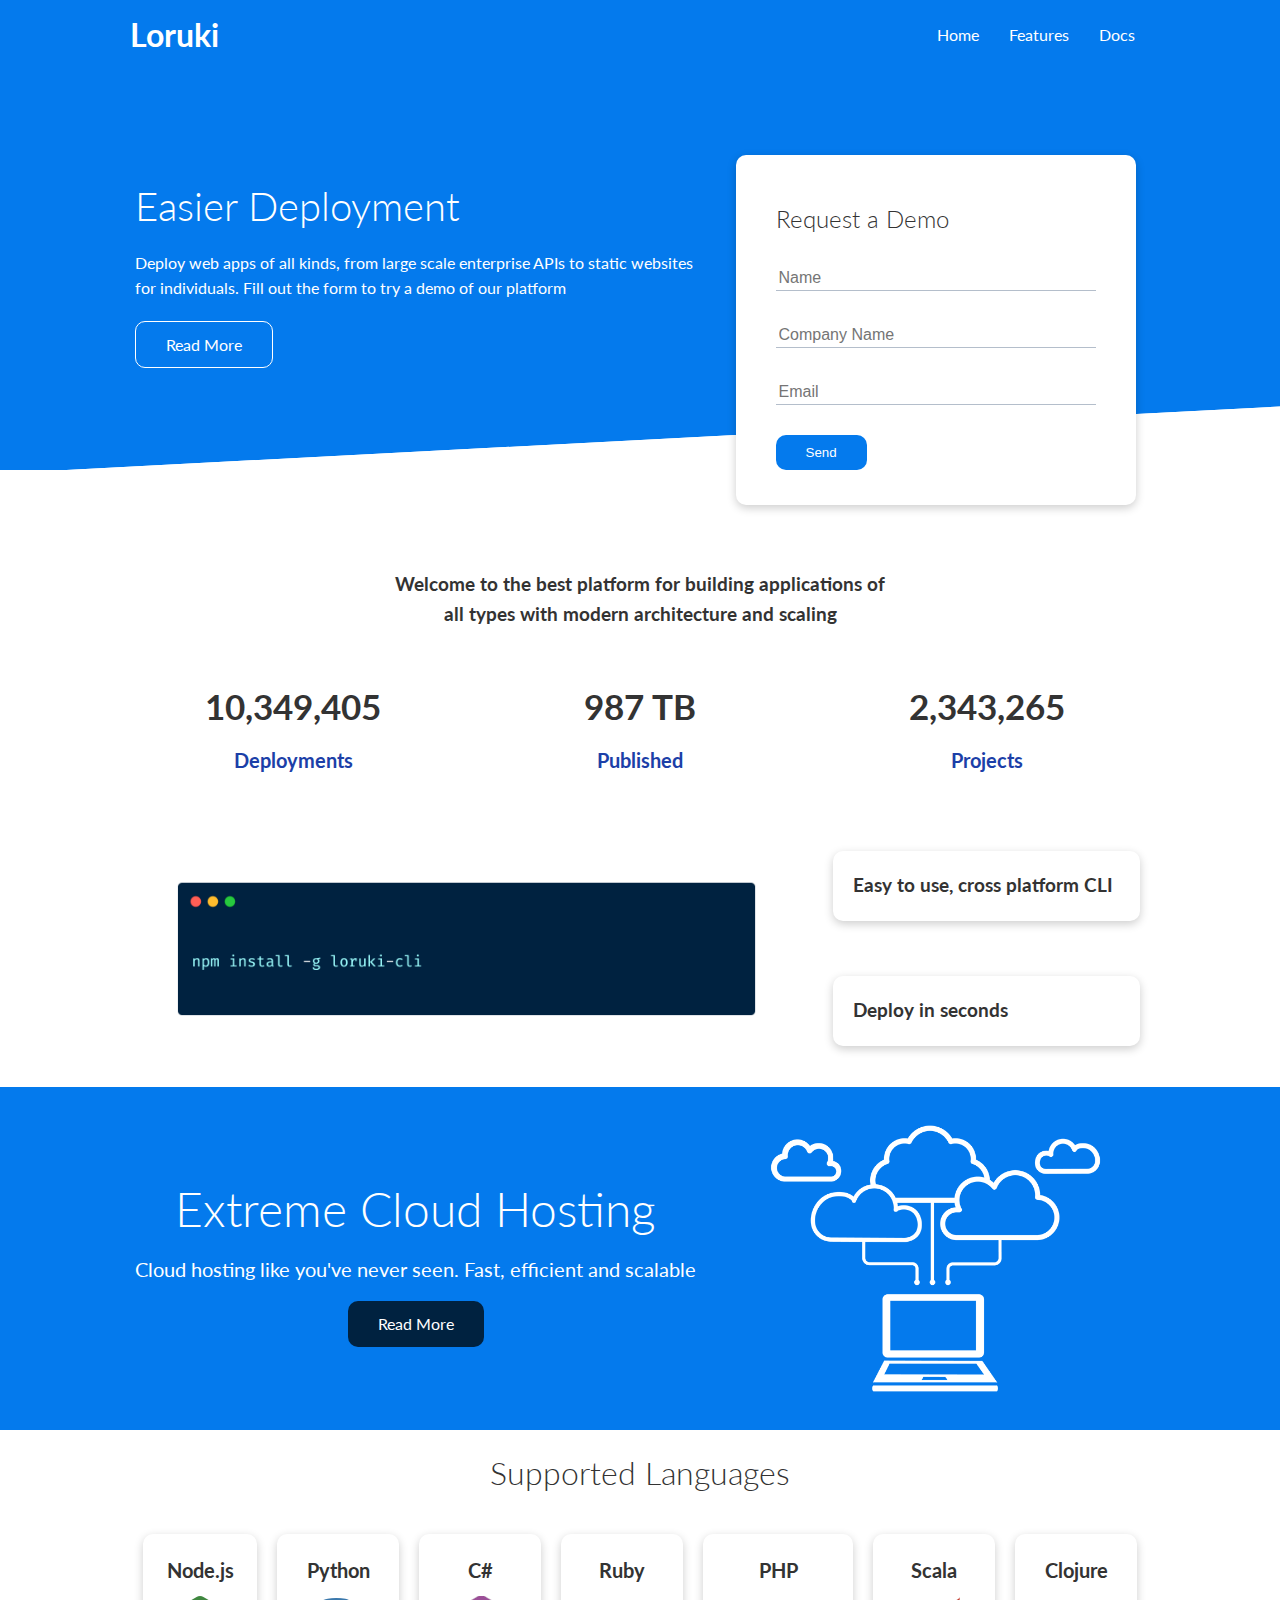
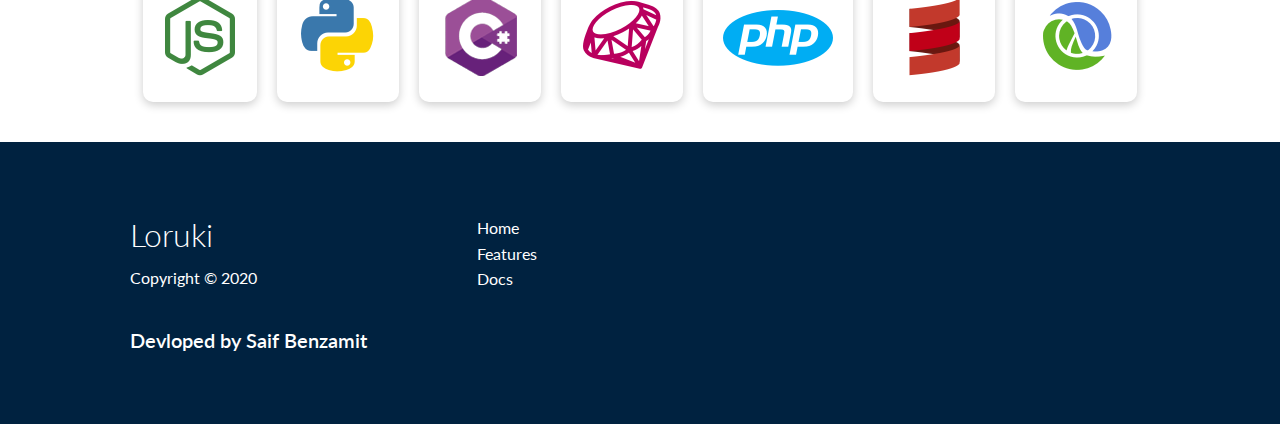
<file: index.html>
<!DOCTYPE html>
<html lang="en">

<head>
    <meta charset="UTF-8">
    <meta name="viewport" content="width=device-width, initial-scale=1.0">
    <link rel="stylesheet" href="https://cdnjs.cloudflare.com/ajax/libs/font-awesome/5.15.1/css/all.min.css"
        integrity="sha512-+4zCK9k+qNFUR5X+cKL9EIR+ZOhtIloNl9GIKS57V1MyNsYpYcUrUeQc9vNfzsWfV28IaLL3i96P9sdNyeRssA=="
        crossorigin="anonymous" />
    <link rel="stylesheet" href="css/utilities.css">
    <link rel="stylesheet" href="css/style.css">
    <title>Loruki | Cloud Hosting For Everyone</title>
</head>

<body>
    <!-- Navbar -->
    <div class="navbar">
        <div class="container flex">
            <h1 style="font-weight: bold;" class="logo">Loruki</h1>
            <nav>
                <ul>
                    <li><a href="index.html">Home</a></li>
                    <li><a href="features.html">Features</a></li>
                    <li><a href="docs.html">Docs</a></li>
                </ul>
            </nav>
        </div>
    </div>

    <!-- Showcase -->
    <section class="showcase">
        <div class="container grid">
            <div class="showcase-text">
                <h1>Easier Deployment</h1>
                <p>Deploy web apps of all kinds, from large scale enterprise APIs to static websites for individuals.
                    Fill out the form to try a demo of our platform</p>
                <a href="features.html" class="btn btn-outline">Read More</a>
            </div>

            <div class="showcase-form card">
                <h2>Request a Demo</h2>
                <!--<form name="contact" netlify-honeypot="bot-field" method="POST" data-netlify="true">
                    <input type="hidden" name="form-name" value="contact">
                    <p class="hidden">
                        <label>Don’t fill this out if you're human: <input name="bot-field" /></label>
                    </p>
                    <div class="form-control">
                        <input type="text" name="name" placeholder="Name" required>
                    </div>
                    <div class="form-control">
                        <input type="text" name="company" placeholder="Company Name" required>
                    </div>
                    <div class="form-control">
                        <input type="email" name="email" placeholder="Email" required>
                    </div>
                    <input type="submit" value="Send" class="btn btn-primary">
                </form>-->
                <form>
                    <div class="form-control">
                        <input type="text" name="name" placeholder="Name" required>
                    </div>
                    <div class="form-control">
                        <input type="text" name="company" placeholder="Company Name" required>
                    </div>
                    <div class="form-control">
                        <input type="email" name="email" placeholder="Email" required>
                    </div>
                    <input type="submit" value="Send" class="btn btn-primary">
                </form>
            </div>
        </div>
    </section>

    <!-- Stats -->
    <section class="stats">
        <div class="container">
            <h3 class="stats-heading text-center my-1">
                Welcome to the best platform for building applications of all types with modern architecture and scaling
            </h3>

            <div class="grid grid-3 text-center my-4">
                <div>
                    <i class="fas fa-server fa-3x"></i>
                    <h3>10,349,405</h3>
                    <p class="text-secondary">Deployments</p>
                </div>
                <div>
                    <i class="fas fa-upload fa-3x"></i>
                    <h3>987 TB</h3>
                    <p class="text-secondary">Published</p>
                </div>
                <div>
                    <i class="fas fa-project-diagram fa-3x"></i>
                    <h3>2,343,265</h3>
                    <p class="text-secondary">Projects</p>
                </div>
            </div>
        </div>
    </section>

    <!-- Cli -->
    <section class="cli">
        <div class="container grid">
            <img src="images/cli.png" alt="">
            <div class="card">
                <h3>Easy to use, cross platform CLI</h3>
            </div>
            <div class="card">
                <h3>Deploy in seconds</h3>
            </div>
        </div>
    </section>

    <!-- Cloud -->
    <section class="cloud bg-primary my-2 py-2">
        <div class="container grid">
            <div class="text-center">
                <h2 class="lg">Extreme Cloud Hosting</h2>
                <p class="lead my-1">Cloud hosting like you've never seen. Fast, efficient and scalable</p>
                <a href="features.html" class="btn btn-dark">Read More</a>
            </div>
            <img src="images/cloud.png" alt="">
        </div>
    </section>

    <!-- Languages -->
    <section class="languages">
        <h2 class="md text-center my-2">
            Supported Languages
        </h2>
        <div class="container flex">
            <div class="card">
                <h4>Node.js</h4>
                <img src="images/logos/node.png" alt="">
            </div>
            <div class="card">
                <h4>Python</h4>
                <img src="images/logos/python.png" alt="">
            </div>
            <div class="card">
                <h4>C#</h4>
                <img src="images/logos/csharp.png" alt="">
            </div>
            <div class="card">
                <h4>Ruby</h4>
                <img src="images/logos/ruby.png" alt="">
            </div>
            <div class="card">
                <h4>PHP</h4>
                <img src="images/logos/php.png" alt="">
            </div>
            <div class="card">
                <h4>Scala</h4>
                <img src="images/logos/scala.png" alt="">
            </div>
            <div class="card">
                <h4>Clojure</h4>
                <img src="images/logos/clojure.png" alt="">
            </div>
        </div>
    </section>

    <!-- Footer -->
    <footer class="footer bg-dark py-5">
        <div class="container grid grid-3">
            <div>
                <h1>Loruki
                </h1>
                <p>Copyright &copy; 2020</p>
            </div>
            <nav>
                <ul>
                    <li><a href="index.html">Home</a></li>
                    <li><a href="features.html">Features</a></li>
                    <li><a href="docs.html">Docs</a></li>
                </ul>
            </nav>
            <div class="social">
                <a href="#"><i class="fab fa-github fa-2x"></i></a>
                <a href="#"><i class="fab fa-facebook fa-2x"></i></a>
                <a href="#"><i class="fab fa-instagram fa-2x"></i></a>
                <a href="#"><i class="fab fa-twitter fa-2x"></i></a>
            </div>
            <p style="color: white; font-size: 20px; margin: 4px 0; font-weight: 550;">Devloped by Saif Benzamit</p>
        </div>
    </footer>
</body>

</html>
</file>
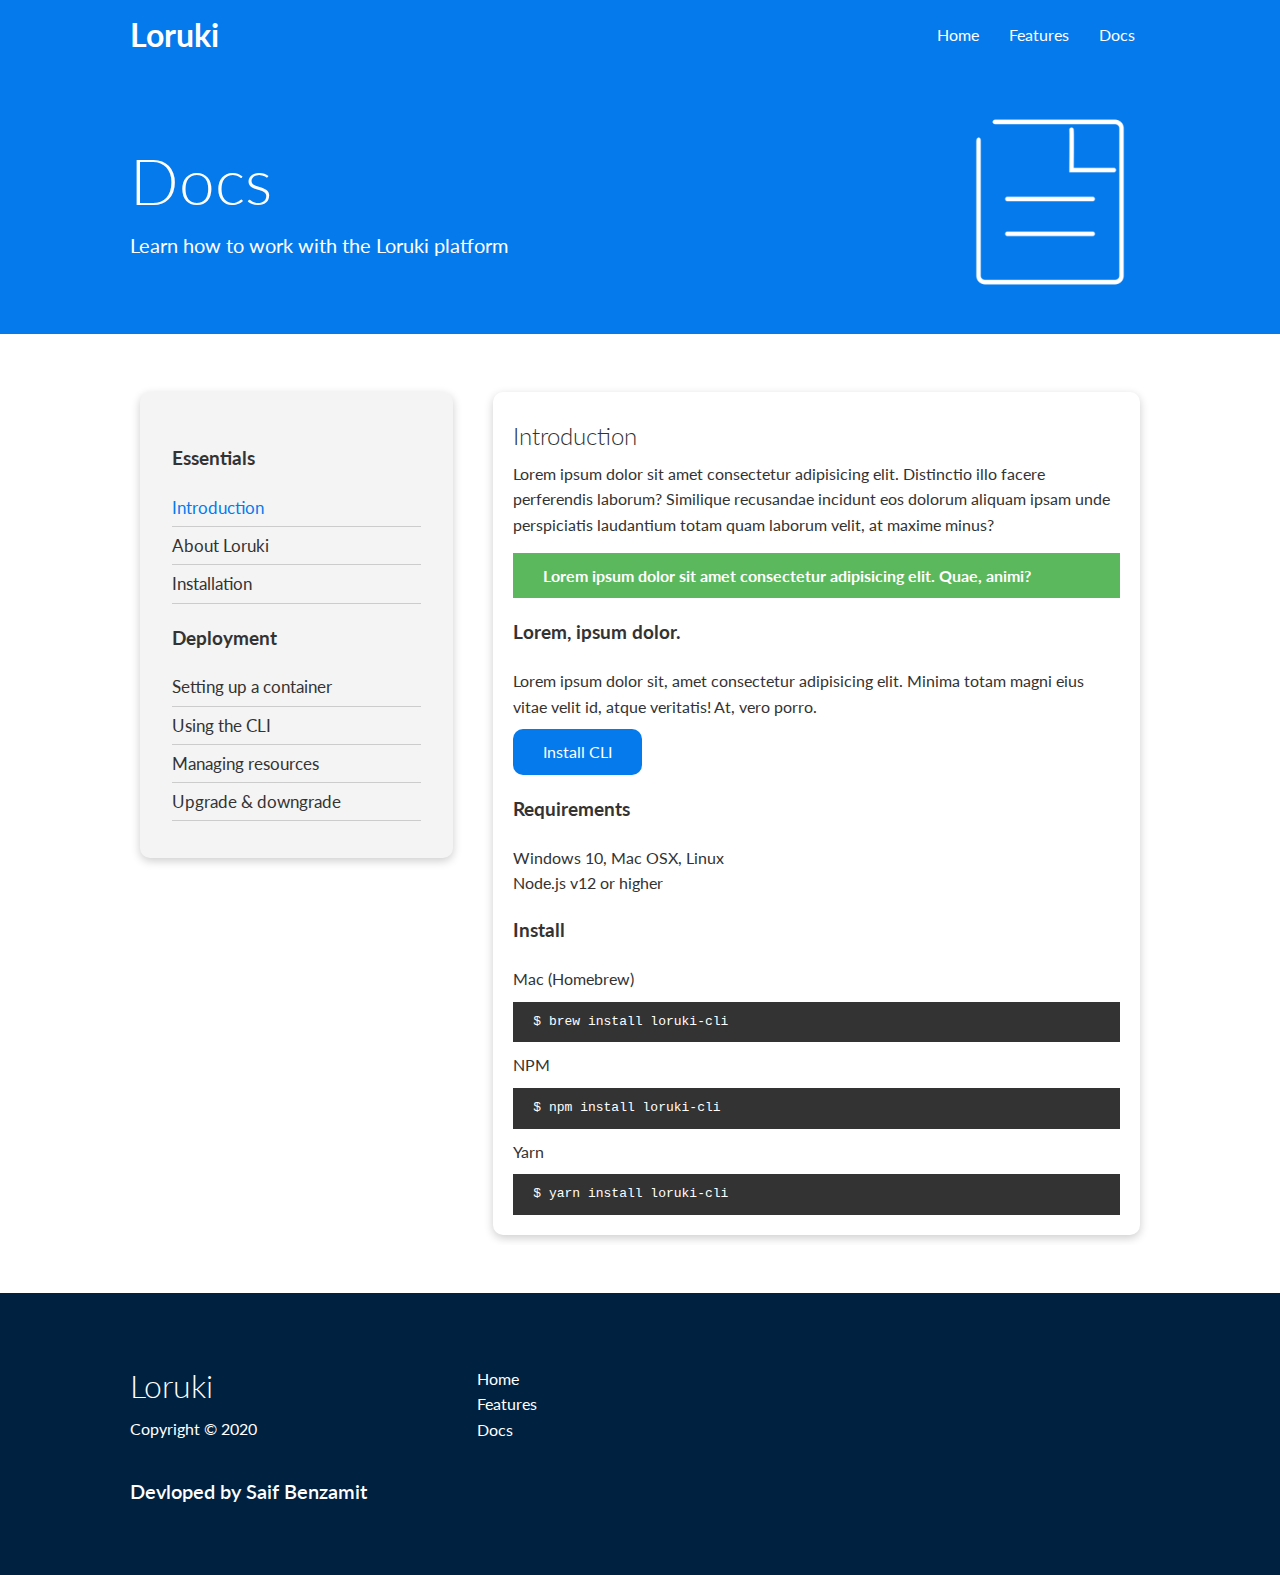
<file: docs.html>
<!DOCTYPE html>
<html lang="en">

<head>
    <meta charset="UTF-8">
    <meta name="viewport" content="width=device-width, initial-scale=1.0">
    <link rel="stylesheet" href="https://cdnjs.cloudflare.com/ajax/libs/font-awesome/5.15.1/css/all.min.css"
        integrity="sha512-+4zCK9k+qNFUR5X+cKL9EIR+ZOhtIloNl9GIKS57V1MyNsYpYcUrUeQc9vNfzsWfV28IaLL3i96P9sdNyeRssA=="
        crossorigin="anonymous" />
    <link rel="stylesheet" href="css/utilities.css">
    <link rel="stylesheet" href="css/style.css">
    <title>Loruki | Cloud Hosting For Everyone</title>
</head>

<body>
    <!-- Navbar -->
    <div class="navbar">
        <div class="container flex">
            <h1 style="font-weight: bold;" class="logo">Loruki</h1>
            <nav>
                <ul>
                    <li><a href="index.html">Home</a></li>
                    <li><a href="features.html">Features</a></li>
                    <li><a href="docs.html">Docs</a></li>
                </ul>
            </nav>
        </div>
    </div>

    <!-- Head -->
    <section class="docs-head bg-primary py-3">
        <div class="container grid">
            <div>
                <h1 class="xl">Docs</h1>
                <p class="lead">
                    Learn how to work with the Loruki platform
                </p>
            </div>
            <img src="images/docs.png" alt="">
        </div>
    </section>

    <!-- Docs main -->
    <section class="docs-main my-4">
        <div class="container grid">
            <div class="card bg-light p-3">
                <h3 class="my-2">Essentials</h3>
                <nav>
                    <ul>
                        <li><a class="text-primary" href="#">Introduction</a></li>
                        <li><a href="#">About Loruki</a></li>
                        <li><a href="#">Installation</a></li>
                    </ul>
                </nav>

                <h3 class="my-2">Deployment</h3>
                <nav>
                    <ul>
                        <li><a href="#">Setting up a container</a></li>
                        <li><a href="#">Using the CLI</a></li>
                        <li><a href="#">Managing resources</a></li>
                        <li><a href="#">Upgrade & downgrade</a></li>
                    </ul>
                </nav>
            </div>
            <div class="card">
                <h2>Introduction</h2>
                <p>Lorem ipsum dolor sit amet consectetur adipisicing elit. Distinctio illo facere perferendis laborum?
                    Similique recusandae incidunt eos dolorum aliquam ipsam unde perspiciatis laudantium totam quam
                    laborum velit, at maxime minus?</p>

                <div class="alert alert-success">
                    <i class="fas fa-info"></i> Lorem ipsum dolor sit amet consectetur adipisicing elit. Quae, animi?
                </div>

                <h3>Lorem, ipsum dolor.</h3>
                <p>Lorem ipsum dolor sit, amet consectetur adipisicing elit. Minima totam magni eius vitae velit id,
                    atque veritatis! At, vero porro.</p>
                <a href="#" class="btn btn-primary">Install CLI</a>

                <h3>Requirements</h3>
                <ul>
                    <li>Windows 10, Mac OSX, Linux</li>
                    <li>Node.js v12 or higher</li>
                </ul>

                <h3>Install</h3>
                <p>Mac (Homebrew)</p>
                <pre><code>$ brew install loruki-cli</code></pre>
                <p>NPM</p>
                <pre><code>$ npm install loruki-cli</code></pre>
                <p>Yarn</p>
                <pre><code>$ yarn install loruki-cli</code></pre>

            </div>
        </div>
    </section>

    <!-- Footer -->
    <footer class="footer bg-dark py-5">
        <div class="container grid grid-3">
            <div>
                <h1>Loruki
                </h1>
                <p>Copyright &copy; 2020</p>
            </div>
            <nav>
                <ul>
                    <li><a href="index.html">Home</a></li>
                    <li><a href="features.html">Features</a></li>
                    <li><a href="docs.html">Docs</a></li>
                </ul>
            </nav>
            <div class="social">
                <a href="#"><i class="fab fa-github fa-2x"></i></a>
                <a href="#"><i class="fab fa-facebook fa-2x"></i></a>
                <a href="#"><i class="fab fa-instagram fa-2x"></i></a>
                <a href="#"><i class="fab fa-twitter fa-2x"></i></a>
            </div>
          <p style="color: white; font-size: 20px; margin: 4px 0; font-weight: 550;">Devloped by Saif Benzamit</p>
        </div>
    </footer>
</body>

</html>
</file>
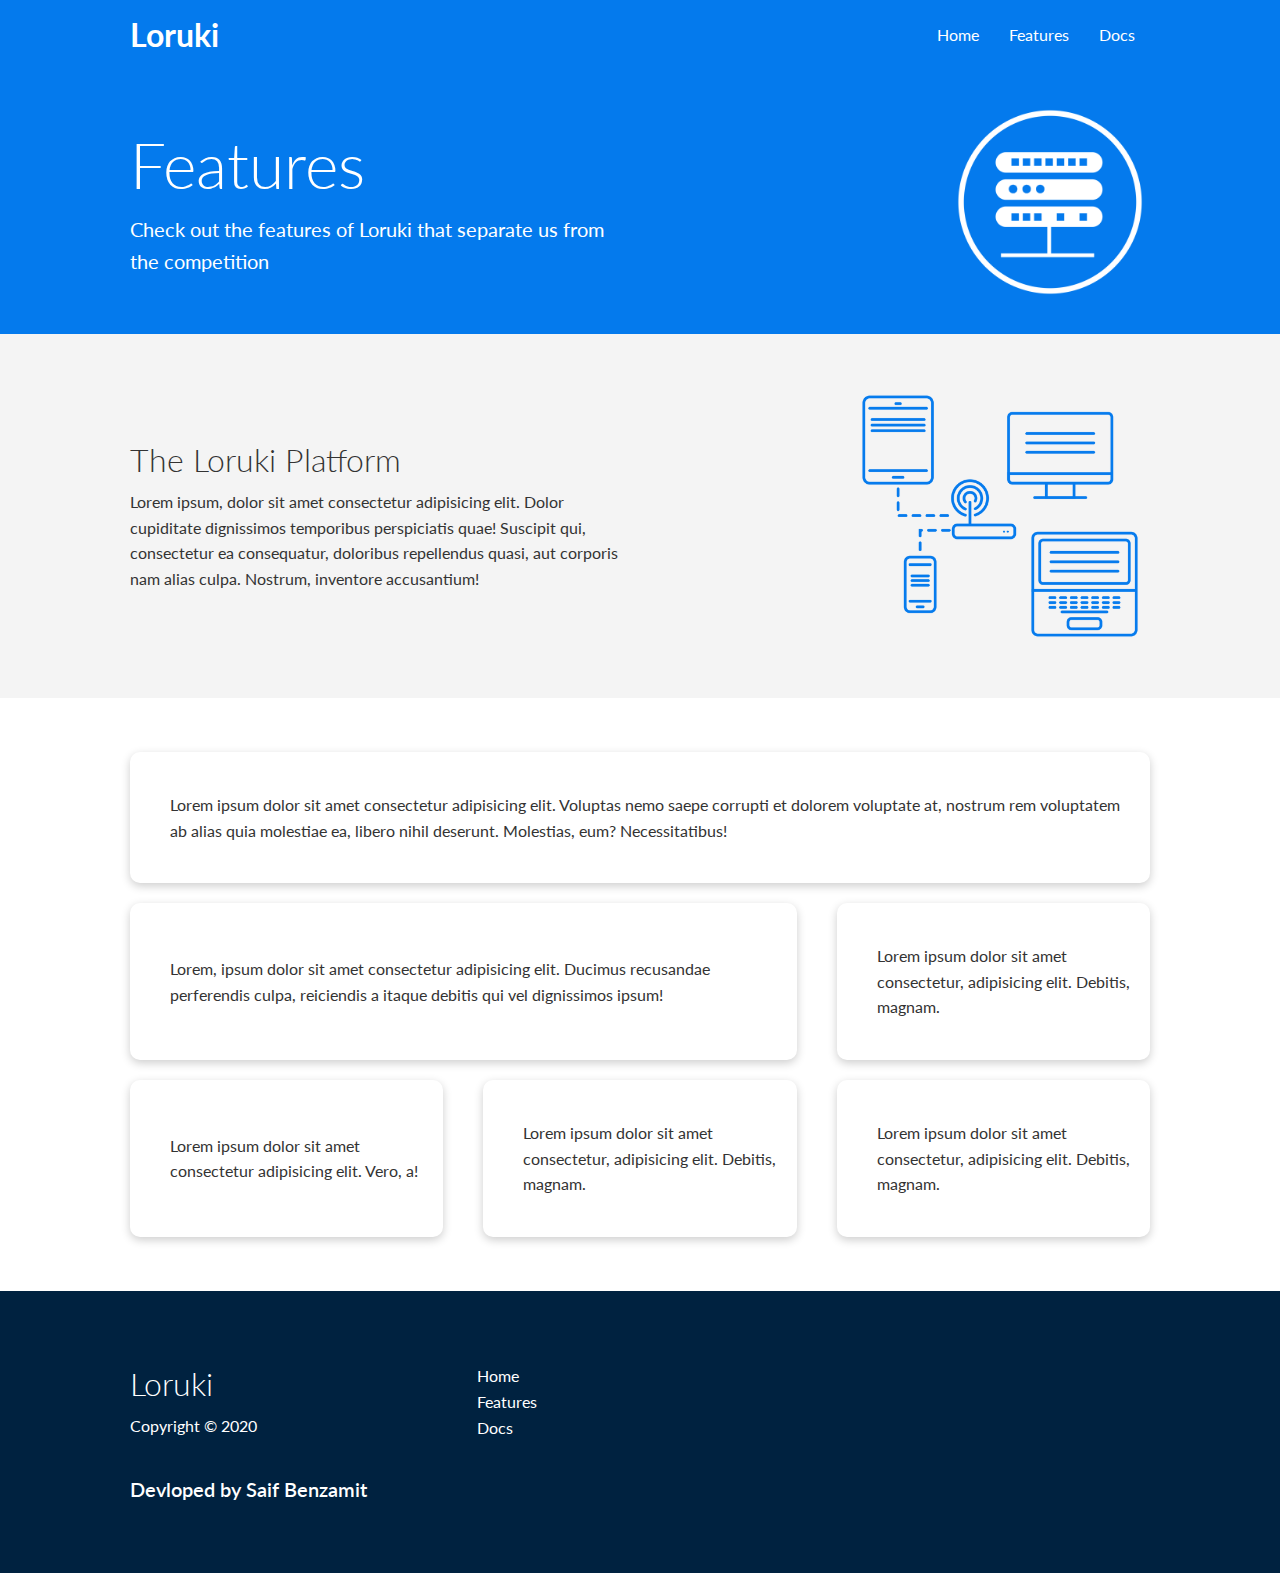
<file: features.html>
<!DOCTYPE html>
<html lang="en">

<head>
    <meta charset="UTF-8">
    <meta name="viewport" content="width=device-width, initial-scale=1.0">
    <link rel="stylesheet" href="https://cdnjs.cloudflare.com/ajax/libs/font-awesome/5.15.1/css/all.min.css"
        integrity="sha512-+4zCK9k+qNFUR5X+cKL9EIR+ZOhtIloNl9GIKS57V1MyNsYpYcUrUeQc9vNfzsWfV28IaLL3i96P9sdNyeRssA=="
        crossorigin="anonymous" />
    <link rel="stylesheet" href="css/utilities.css">
    <link rel="stylesheet" href="css/style.css">
    <title>Loruki | Cloud Hosting For Everyone</title>
</head>

<body>
    <!-- Navbar -->
    <div class="navbar">
        <div class="container flex">
            <h1 style="font-weight: bold;" class="logo">Loruki</h1>
            <nav>
                <ul>
                    <li><a href="index.html">Home</a></li>
                    <li><a href="features.html">Features</a></li>
                    <li><a href="docs.html">Docs</a></li>
                </ul>
            </nav>
        </div>
    </div>

    <!-- Head -->
    <section class="features-head bg-primary py-3">
        <div class="container grid">
            <div>
                <h1 class="xl">Features</h1>
                <p class="lead">
                    Check out the features of Loruki that separate us from the
                    competition
                </p>
            </div>
            <img src="images/server.png" alt="">
        </div>
    </section>

    <!-- Sub head -->
    <section class="features-sub-head bg-light py-3">
        <div class="container grid">
            <div>
                <h1 class="md">The Loruki Platform</h1>
                <p>
                    Lorem ipsum, dolor sit amet consectetur adipisicing elit. Dolor cupiditate dignissimos temporibus
                    perspiciatis quae! Suscipit qui, consectetur ea consequatur, doloribus repellendus quasi, aut
                    corporis nam alias culpa. Nostrum, inventore accusantium!
                </p>
            </div>
            <img src="images/server2.png" alt="">
        </div>
    </section>

    <section class="features-main my-2">
        <div class="container grid grid-3">
            <div class="card flex">
                <i class="fas fa-server fa-3x"></i>
                <p>Lorem ipsum dolor sit amet consectetur adipisicing elit. Voluptas nemo saepe corrupti et dolorem
                    voluptate at, nostrum rem voluptatem ab alias quia molestiae ea, libero nihil deserunt. Molestias,
                    eum? Necessitatibus!</p>
            </div>
            <div class="card flex">
                <i class="fas fa-network-wired fa-3x"></i>
                <p>
                    Lorem, ipsum dolor sit amet consectetur adipisicing elit. Ducimus
                    recusandae perferendis culpa, reiciendis a itaque debitis qui vel
                    dignissimos ipsum!
                </p>
            </div>
            <div class="card flex">
                <i class="fas fa-laptop-code fa-3x"></i>
                <p>
                    Lorem ipsum dolor sit amet consectetur, adipisicing elit. Debitis,
                    magnam.
                </p>
            </div>
            <div class="card flex">
                <i class="fas fa-database fa-3x"></i>
                <p>
                    Lorem ipsum dolor sit amet consectetur adipisicing elit. Vero, a!
                </p>
            </div>
            <div class="card flex">
                <i class="fas fa-power-off fa-3x"></i>
                <p>
                    Lorem ipsum dolor sit amet consectetur, adipisicing elit. Debitis,
                    magnam.
                </p>
            </div>
            <div class="card flex">
                <i class="fas fa-upload fa-3x"></i>
                <p>
                    Lorem ipsum dolor sit amet consectetur, adipisicing elit. Debitis,
                    magnam.
                </p>
            </div>
        </div>
    </section>

    <!-- Footer -->
    <footer class="footer bg-dark py-5">
        <div class="container grid grid-3">
            <div>
                <h1>Loruki
                </h1>
                <p>Copyright &copy; 2020</p>
            </div>
            <nav>
                <ul>
                    <li><a href="index.html">Home</a></li>
                    <li><a href="features.html">Features</a></li>
                    <li><a href="docs.html">Docs</a></li>
                </ul>
            </nav>
            <div class="social">
                <a href="#"><i class="fab fa-github fa-2x"></i></a>
                <a href="#"><i class="fab fa-facebook fa-2x"></i></a>
                <a href="#"><i class="fab fa-instagram fa-2x"></i></a>
                <a href="#"><i class="fab fa-twitter fa-2x"></i></a>
            </div>
            <p style="color: white; font-size: 20px; margin: 4px 0; font-weight: 550;">Devloped by Saif Benzamit</p>
        </div>
    </footer>
</body>

</html>
</file>
<file: css/utilities.css>
.container {
  max-width: 1100px;
  margin: 0 auto;
  overflow: auto;
  padding: 0 40px;
}

.card {
  background-color: #fff;
  color: #333;
  border-radius: 10px;
  box-shadow: 0 3px 10px rgba(0, 0, 0, 0.2);
  padding: 20px;
  margin: 10px;
}

.btn {
  display: inline-block;
  padding: 10px 30px;
  cursor: pointer;
  background: var(--primary-color);
  color: #fff;
  border: none;
  border-radius: 10px;
}

.btn-outline {
  background-color: transparent;
  border: 1px #fff solid;
}

.btn:hover {
  transform: scale(0.95);
}

/* Backgrounds & colored buttons */
.bg-primary,
.btn-primary {
  background-color: var(--primary-color);
  color: #fff;
}

.bg-secondary,
.btn-secondary {
  background-color: var(--secondary-color);
  color: #fff;
}

.bg-dark,
.btn-dark {
  background-color: var(--dark-color);
  color: #fff;
}

.bg-light,
.btn-light {
  background-color: var(--light-color);
  color: #333;
}

.bg-primary a,
.btn-primary a,
.bg-secondary a,
.btn-secondary a,
.bg-dark a,
.btn-dark a {
  color: #fff;
}

/* Text colors */
.text-primary {
  color: var(--primary-color);
}

.text-secondary {
  color: var(--secondary-color);
}

.text-dark {
  color: var(--dark-color);
}

.text-light {
  color: var(--light-color);
}

/* Text sizes */
.lead {
  font-size: 20px;
}

.sm {
  font-size: 1rem;
}

.md {
  font-size: 2rem;
}

.lg {
  font-size: 3rem;
}

.xl {
  font-size: 4rem;
}

.text-center {
  text-align: center;
}

/* Alert */
.alert {
  background-color: var(--light-color);
  padding: 10px 20px;
  font-weight: bold;
  margin: 15px 0;
}

.alert i {
  margin-right: 10px;
}

.alert-success {
  background-color: var(--success-color);
  color: #fff;
}

.alert-error {
  background-color: var(--error-color);
  color: #fff;
}

.flex {
  display: flex;
  justify-content: center;
  align-items: center;
  height: 100%;
}

.grid {
  display: grid;
  grid-template-columns: repeat(2, 1fr);
  gap: 20px;
  justify-content: center;
  align-items: center;
  height: 100%;
}

.grid-3 {
  grid-template-columns: repeat(3, 1fr);
}

/* Margin */
.my-1 {
  margin: 1rem 0;
}

.my-2 {
  margin: 1.5rem 0;
}

.my-3 {
  margin: 2rem 0;
}

.my-4 {
  margin: 3rem 0;
}

.my-5 {
  margin: 4rem 0;
}

.m-1 {
  margin: 1rem;
}

.m-2 {
  margin: 1.5rem;
}

.m-3 {
  margin: 2rem;
}

.m-4 {
  margin: 3rem;
}

.m-5 {
  margin: 4rem;
}

/* Padding */
.py-1 {
  padding: 1rem 0;
}

.py-2 {
  padding: 1.5rem 0;
}

.py-3 {
  padding: 2rem 0;
}

.py-4 {
  padding: 3rem 0;
}

.py-5 {
  padding: 4rem 0;
}

.p-1 {
  padding: 1rem;
}

.p-2 {
  padding: 1.5rem;
}

.p-3 {
  padding: 2rem;
}

.p-4 {
  padding: 3rem;
}

.p-5 {
  padding: 4rem;
}
</file>
<file: css/style.css>
@import url('https://fonts.googleapis.com/css2?family=Lato:wght@300&display=swap');

:root {
  --primary-color: #047aed;
  --secondary-color: #1c3fa8;
  --dark-color: #002240;
  --light-color: #f4f4f4;
  --success-color: #5cb85c;
  --error-color: #d9534f;
}

* {
  box-sizing: border-box;
  padding: 0;
  margin: 0;
}

body {
  font-family: 'Lato', sans-serif;
  color: #333;
  line-height: 1.6;
}



ul {
  list-style-type: none;
}

a {
  text-decoration: none;
  color: #333;
}

h1,
h2 {
  font-weight: 300;
  line-height: 1.2;
  margin: 10px 0;
}

p {
  margin: 10px 0;
}

img {
  width: 100%;
}

code,
pre {
  background: #333;
  color: #fff;
  padding: 10px;
}

.hidden {
  visibility: hidden;
  height: 0;
}

/* Navbar */
.footer li:hover{
  font-size: 18px;
font-weight: bold;
}
.navbar {
  background-color: var(--primary-color);
  color: #fff;
  height: 70px;
}

.navbar ul {
  display: flex;
}

.navbar a {
  color: #fff;
  padding: 10px;
  margin: 0 5px;

}

.navbar a:hover {
  border-bottom: 2px #fff solid;
  font-weight: bold;
}

.navbar .flex {
  justify-content: space-between;
}

/* Showcase */
.showcase {
  height: 400px;
  background-color: var(--primary-color);
  color: #fff;
  position: relative;
}

.showcase h1 {
  font-size: 40px;
}

.showcase p {
  margin: 20px 0;
}

.showcase .grid {
  overflow: visible;
  grid-template-columns: 55% auto;
  gap: 30px;
}

.showcase-text {
  animation: slideInFromLeft 1s ease-in;
}

.showcase-form {
  position: relative;
  top: 60px;
  height: 350px;
  width: 400px;
  padding: 40px;
  z-index: 100;
  justify-self: flex-end;
  animation: slideInFromRight 1s ease-in;
}

.showcase-form .form-control {
  margin: 30px 0;
}

.showcase-form input[type='text'],
.showcase-form input[type='email'] {
  border: 0;
  border-bottom: 1px solid #b4becb;
  width: 100%;
  padding: 3px;
  font-size: 16px;
}

.showcase-form input:focus {
  outline: none;
}

.showcase::before,
.showcase::after {
  content: '';
  position: absolute;
  height: 100px;
  bottom: -70px;
  right: 0;
  left: 0;
  background: #fff;
  transform: skewY(-3deg);
  -webkit-transform: skewY(-3deg);
  -moz-transform: skewY(-3deg);
  -ms-transform: skewY(-3deg);
}

/* Stats */
.stats {
  padding-top: 100px;
  animation: slideInFromBottom 1s ease-in;
}

.stats-heading {
  max-width: 500px;
  margin: auto;
}

.stats .grid h3 {
  font-size: 35px;
}

.stats .grid p {
  font-size: 20px;
  font-weight: bold;
}

/* Cli */
.cli .grid {
  grid-template-columns: repeat(3, 1fr);
  grid-template-rows: repeat(2, 1fr);
}

.cli .grid > *:first-child {
  grid-column: 1 / span 2;
  grid-row: 1 / span 2;
}

/* Cloud */
.cloud .grid {
  grid-template-columns: 4fr 3fr;
}

/* Languages */

.languages .flex {
  flex-wrap: wrap;
}

.languages .card {
  text-align: center;
  margin: 18px 10px 40px;
  transition: transform 0.2s ease-in;
}

.languages .card h4 {
  font-size: 20px;
  margin-bottom: 10px;
}

.languages .card:hover {
  transform: translateY(-15px);
}

/* Features */
.features-head img,
.docs-head img {
  width: 200px;
  justify-self: flex-end;
}

.features-sub-head img {
  width: 300px;
  justify-self: flex-end;
}

.features-main .card > i {
  margin-right: 20px;
}

.features-main .grid {
  padding: 30px;
}

.features-main .grid > *:first-child {
  grid-column: 1 / span 3;
}

.features-main .grid > *:nth-child(2) {
  grid-column: 1 / span 2;
}

/* Docs */
.docs-main h3 {
  margin: 20px 0;
}

.docs-main .grid {
  grid-template-columns: 1fr 2fr;
  align-items: flex-start;
}

.docs-main nav li {
  font-size: 17px;
  padding-bottom: 5px;
  margin-bottom: 5px;
  border-bottom: 1px #ccc solid;
}

.docs-main a:hover {
  font-weight: bold;
}

/* Footer */

.footer .social a {
  margin: 0 10px;
}

.fa-github:hover {
  color: #000000;
}

.fa-facebook:hover {
  color: #1773EA;
}

.fa-instagram:hover {
  color: #B32E87;
}

.fa-twitter:hover {
  color: #1C9CEA;
}

/* Animations */
@keyframes slideInFromLeft {
  0% {
    transform: translateX(-100%);
  }

  100% {
    transform: translateX(0);
  }
}

@keyframes slideInFromRight {
  0% {
    transform: translateX(100%);
  }

  100% {
    transform: translateX(0);
  }
}

@keyframes slideInFromTop {
  0% {
    transform: translateY(-100%);
  }

  100% {
    transform: translateX(0);
  }
}

@keyframes slideInFromBottom {
  0% {
    transform: translateY(100%);
  }

  100% {
    transform: translateX(0);
  }
}

/* Tablets and under */
@media (max-width: 768px) {
  .grid,
  .showcase .grid,
  .stats .grid,
  .cli .grid,
  .cloud .grid,
  .features-main .grid,
  .docs-main .grid {
    grid-template-columns: 1fr;
    grid-template-rows: 1fr;
  }

  .showcase {
    height: auto;
  }

  .showcase-text {
    text-align: center;
    margin-top: 40px;
    animation: slideInFromTop 1s ease-in;
  }

  .showcase-form {
    justify-self: center;
    margin: auto;
    animation: slideInFromBottom 1s ease-in;
  }

  .cli .grid > *:first-child {
    grid-column: 1;
    grid-row: 1;
  }

  .features-head,
  .features-sub-head,
  .docs-head {
    text-align: center;
  }

  .features-head img,
  .features-sub-head img,
  .docs-head img {
    justify-self: center;
  }

  .features-main .grid > *:first-child,
  .features-main .grid > *:nth-child(2) {
    grid-column: 1;
  }
}

/* Mobile */
@media (max-width: 500px) {
  .navbar {
    height: 110px;
  }

  .navbar .flex {
    flex-direction: column;
  }

  .navbar ul {
    padding: 10px;
    background-color: rgba(0, 0, 0, 0.1);
    border-radius: 15px;
  }
  
  .showcase-form {
    width: 300px;
  }
}
</file>
